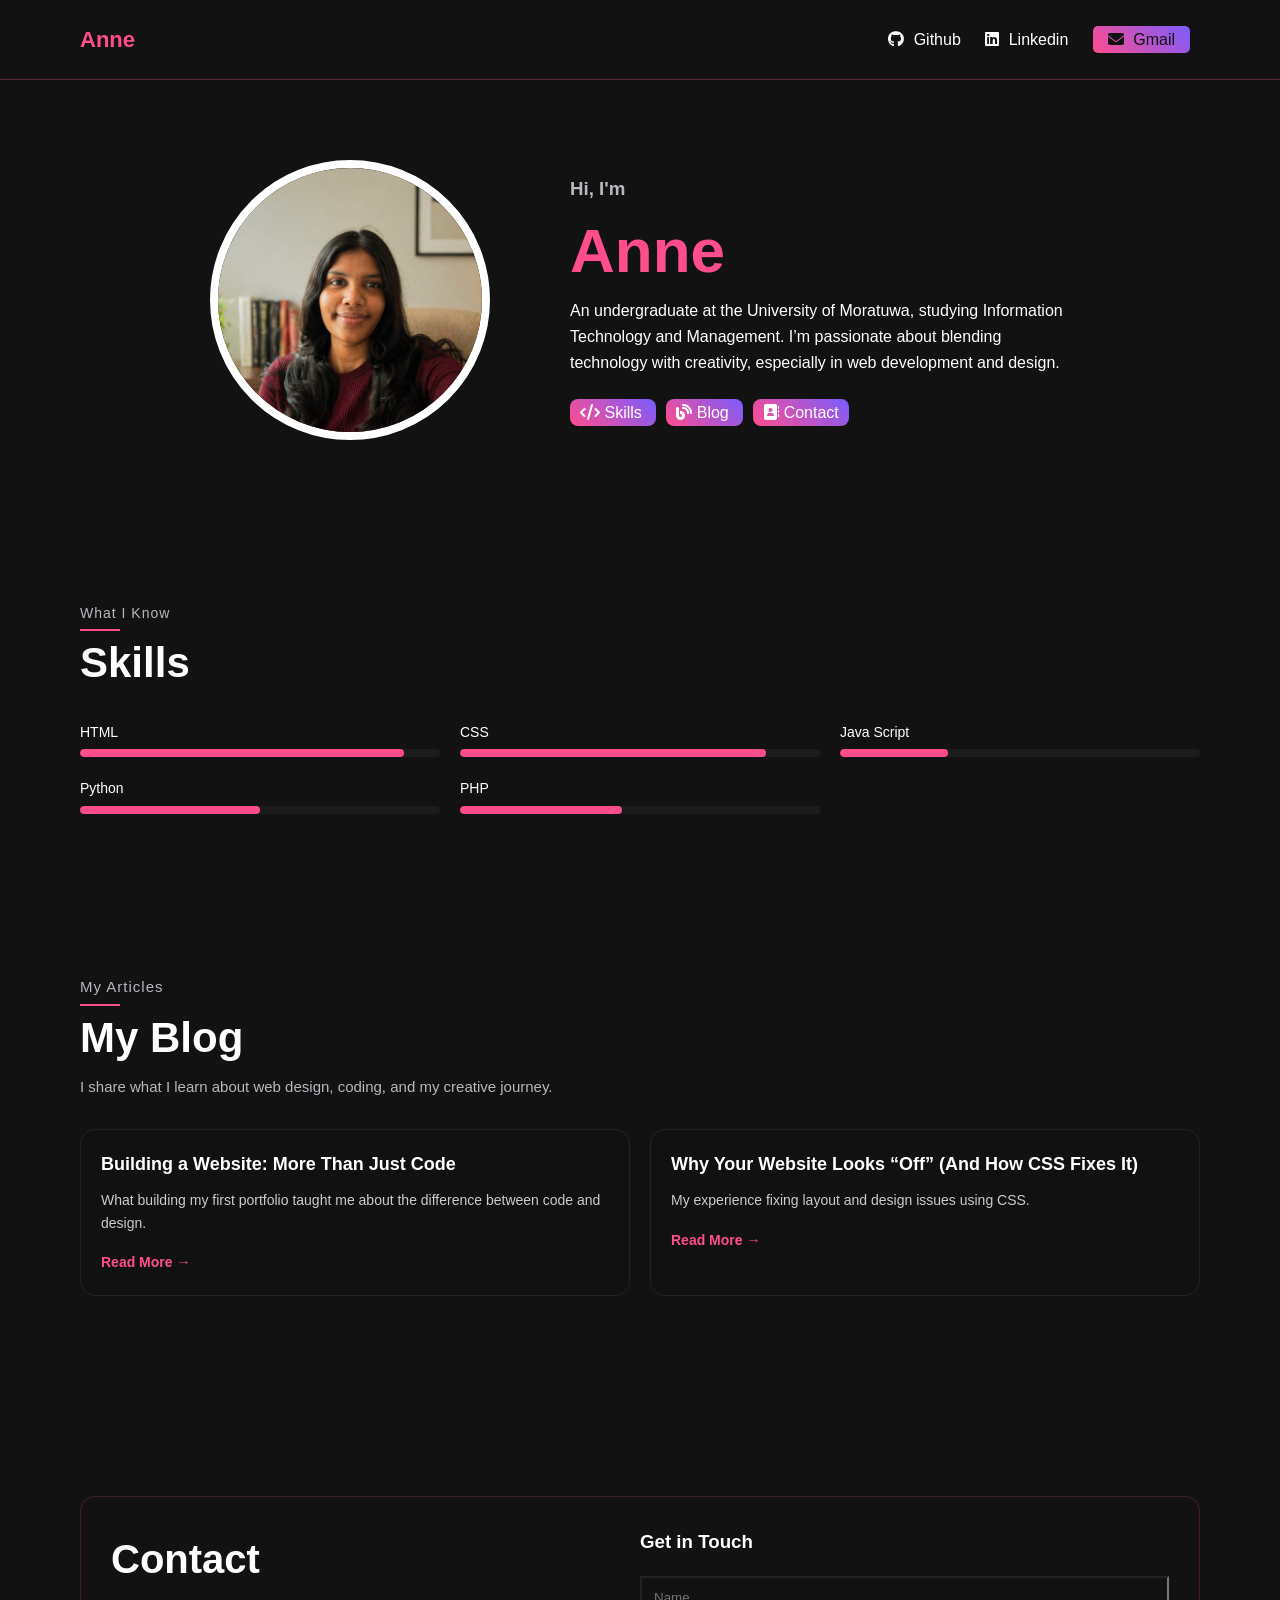
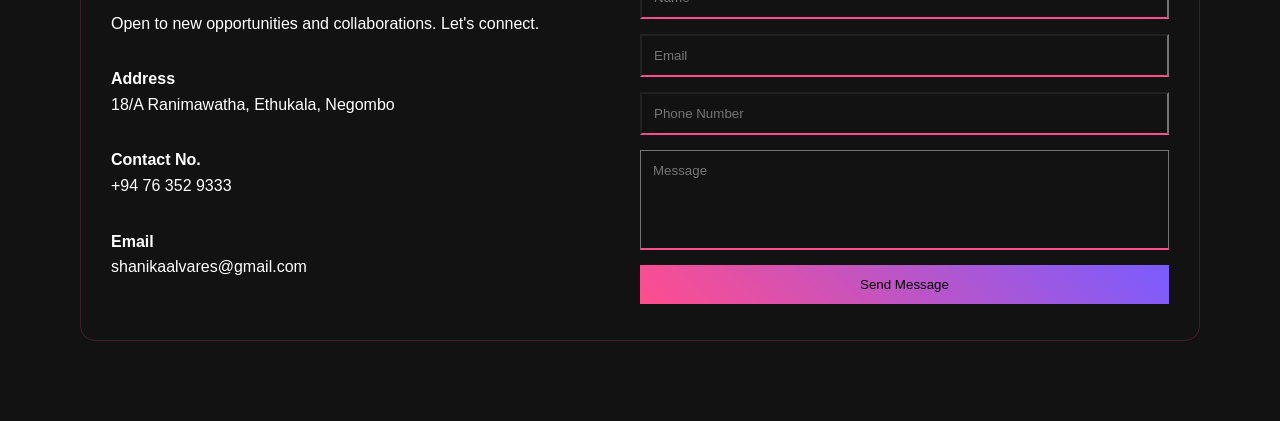
<file: index.html>
<!DOCTYPE html>
<html lang="en">
<head>
    <meta charset="UTF-8">
    <meta name="viewport" content="width=device-width, initial-scale=1.0">
   <title>my porfolio</title>
   <link rel="stylesheet" href="style.css">
   <link rel="stylesheet" href="https://cdnjs.cloudflare.com/ajax/libs/font-awesome/6.5.0/css/all.min.css">
</head>
<body>
    <!--Navigation-->
    <nav>
       <div class="left">
           <a href="/">Anne</a>
        </div>

       <div class="right">
           <a href="https://github.com/Anne-Alv" target="_blank" >
           <i class="fa-brands fa-github"></i>
           <span>Github</span>
           </a>

           <a href="https://www.linkedin.com/login" target="_blank" >
           <i class="fa-brands fa-linkedin"></i>
           <span>Linkedin</span>
           </a>
           <a href="mailto:shanikaalvares@gmail.com">
           <i class="fa-solid fa-envelope"></i>
           <span>Gmail</span>
           </a>
        </div>
           
    </nav>
    <main>

    <!--section1: hero-->
    <section class="hero-section">

    <div class="headshot">
        <img src="AS pic new.png" alt="Anne Alvares Headshot" class="neon-img">
    </div>   

    <div class="text">
        <h3>Hi, I'm </h3>
        <h1>Anne</h1>
        <!--<h2>Aspiring Web Developer & Designer</h2>-->
        <p>An undergraduate at the University of Moratuwa, studying Information Technology and Management. I’m passionate about blending technology with creativity, especially in web development and design.</p>
      
        <div class="links">
            <a href="#skills">
                <i class="fa-solid fa-code"></i>
                <span>Skills</span>
            </a>
            <a href="#blog">
                <i class="fa-solid fa-blog"></i>
                <span>Blog</span>
            </a>
            <a href="#Contact">
                <i class="fa-solid fa-address-book"></i>
                <span>Contact</span>
            </a>
        </div>
    </div>

</section>

 <!--section2 : skills-->
        
    <section id="skills" class="skills-section">
    <p class="section-label">What I Know</p>
    <h2>Skills</h2>
    <div class="skills-grid">

    <div class="skill">
      <p>HTML</p>
      <div class="bar"><span data-width="90%"></span></div>
    </div>

    <div class="skill">
      <p>CSS</p>
      <div class="bar"><span data-width="85%"></span></div>
    </div>

    <div class="skill">
      <p>Java Script</p>
      <div class="bar"><span data-width="30%"></span></div>
    </div>

    <div class="skill">
      <p>Python</p>
      <div class="bar"><span data-width="50%"></span></div>
    </div>

    <div class="skill">
      <p>PHP</p>
      <div class="bar"><span data-width="45%"></span></div>
    </div>
</div>

 </section>

        <!-- section3: blog-->
        
        <section id="blog" class="blog-section">   
        <p class="section-label">My Articles</p>
        <h2>My Blog</h2>
        <p class="blog-intro">
    I share what I learn about web design, coding, and my creative journey.
  </p>

  <div class="blog-container">

    <div class="blog-card">
      <h3>Building a Website: More Than Just Code</h3>
      <p>What building my first portfolio taught me about the difference between code and design.</p>
      <a href="https://medium.com/@shanikaalvares/building-a-website-more-than-just-code-45a0aa7f8769" target="_blank">Read More →</a>
    </div>

    <div class="blog-card">
      <h3>Why Your Website Looks “Off” (And How CSS Fixes It)</h3>
      <p>My experience fixing layout and design issues using CSS.</p>
      <a href="https://medium.com/@shanikaalvares/why-your-website-looks-off-and-how-css-fixes-it-39f0e510b849" target="_blank">Read More →</a>
    </div>

  </div>
</section>

        <!--section4: contact-->
        <section id="Contact" class="contact-section">
            <div class="contact-container">
                <!--Left side-->
                <div class="contact-left">
                    <h2>Contact</h2>
                    <p>Open to new opportunities and collaborations. Let's connect.</p>
                    
                    <div class="contact-info">
                        <h4>Address</h4>
                        <p>18/A Ranimawatha, Ethukala, Negombo</p>

                        <h4>Contact No.</h4>
                        <p>+94 76 352 9333</p>

                        <h4>Email</h4>
                        <p>shanikaalvares@gmail.com</p>
                    </div>
                </div>

                <!--right side-->
                <div class="contact-right">
                    <h3>Get in Touch</h3>
                    <form>
                        <input type="text" placeholder="Name" required>
                        <input type="email" placeholder="Email" required>
                        <input type="text" placeholder="Phone Number">
                        <textarea placeholder="Message"></textarea>

                        <button type="submit">Send Message</button>

                    </form>
                </div>
            </div>

        </section>

    </main>
    <script src="Java script.js"></script>
</body>
</html>
</file>
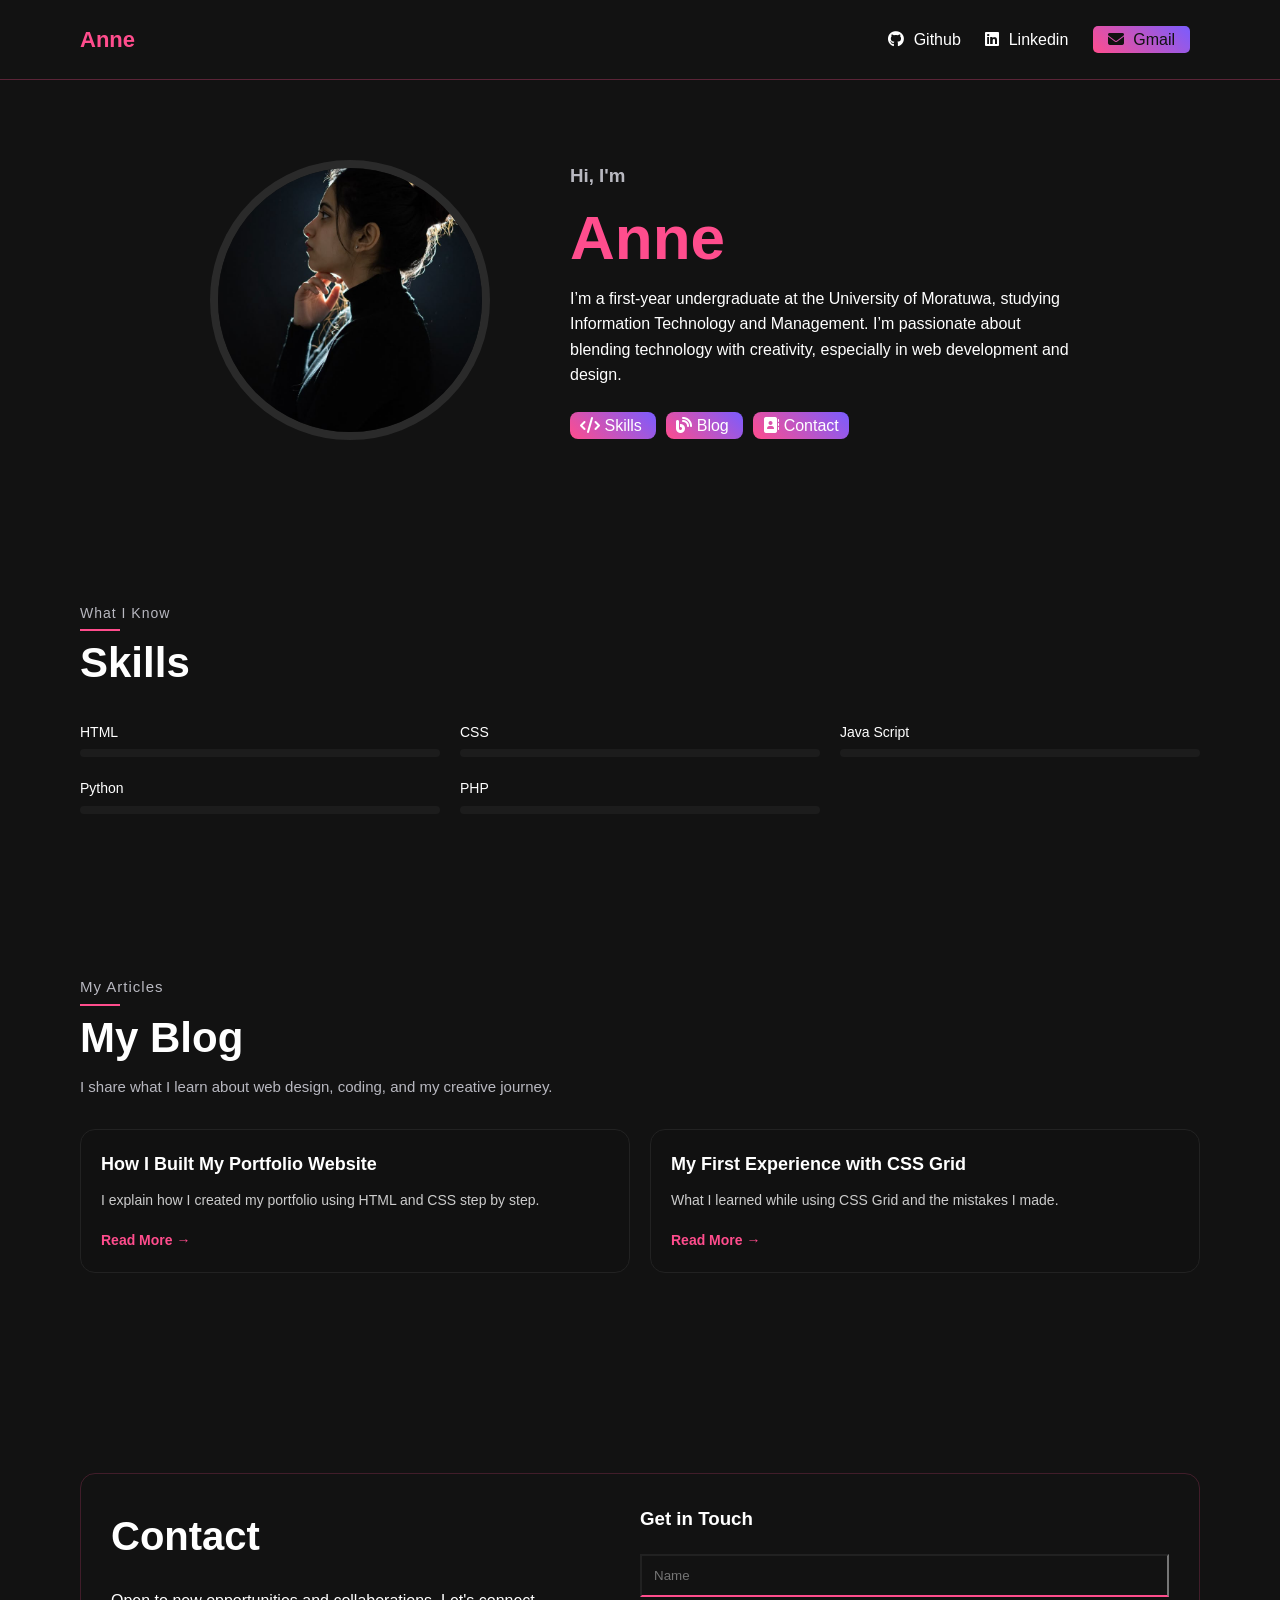
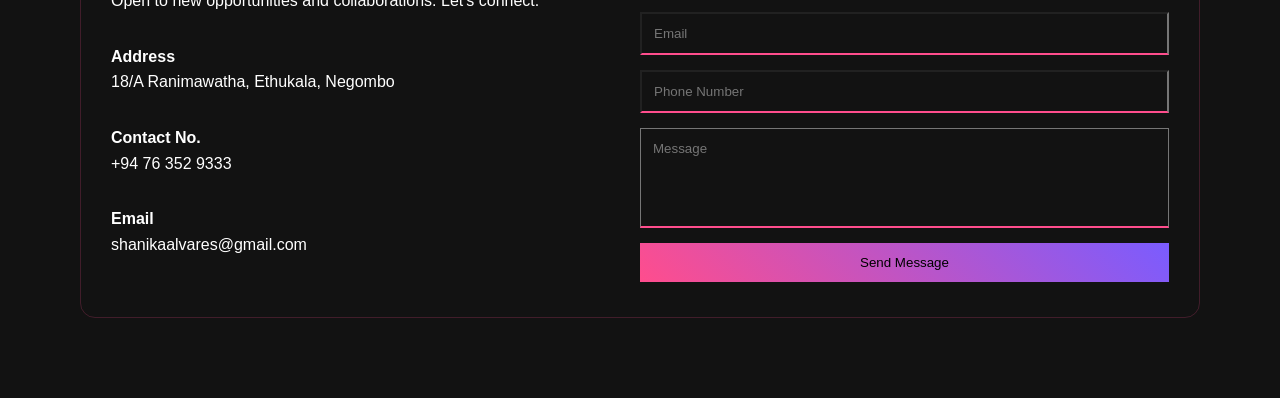
<file: indexnew.html>
<!DOCTYPE html>
<html lang="en">
<head>
    <meta charset="UTF-8">
    <meta name="viewpoint" content="width=device-width, initial-scale=1.0">
   <title>my porfolio</title>
   <link rel="stylesheet" href="stylenew.css">
   <link rel="stylesheet" href="https://cdnjs.cloudflare.com/ajax/libs/font-awesome/6.5.0/css/all.min.css">
</head>
<body>
    <!--Navigation-->
    <nav>
       <div class="left">
           <a href="/">Anne</a>
        </div>

       <div class="right">
           <a href="https://github.com" target="_blank" >
           <i class="fa-brands fa-github"></i>
           <span>Github</span>
           </a>

           <a href="https://www.linkedin.com/login" target="_blank" >
           <i class="fa-brands fa-linkedin"></i>
           <span>Linkedin</span>
           </a>
           <a href="mailto:shanikaalvares@gmail.com">
           <i class="fa-solid fa-envelope"></i>
           <span>Gmail</span>
           </a>
        </div>
           
    </nav>
    <main>

    <!--section1: hero-->
    <section class="hero-section">

    <div class="headshot">
        <img src="portfolio pic1.jpg" alt="Anne Alvares Headshot" class="neon-img">
    </div>   

    <div class="text">
        <h3>Hi, I'm </h3>
        <h1>Anne</h1>
        <!--<h2>Aspiring Web Developer & Designer</h2>-->
        <p>I’m a first-year undergraduate at the University of Moratuwa, studying Information Technology and Management. I’m passionate about blending technology with creativity, especially in web development and design.</p>
      
        <div class="links">
            <a href="#skills">
                <i class="fa-solid fa-code"></i>
                <span>Skills</span>
            </a>
            <a href="#blog">
                <i class="fa-solid fa-blog"></i>
                <span>Blog</span>
            </a>
            <a href="#Contact">
                <i class="fa-solid fa-address-book"></i>
                <span>Contact</span>
            </a>
        </div>
    </div>

</section>

 <!--section2 : skills-->
        
    <section id="skills" class="skills-section">
    <p class="section-label">What I Know</p>
    <h2>Skills</h2>
    <div class="skills-grid">

    <div class="skill">
      <p>HTML</p>
      <div class="bar"><span class="html"></span></div>
    </div>

    <div class="skill">
      <p>CSS</p>
      <div class="bar"><span class="css"></span></div>
    </div>

    <div class="skill">
      <p>Java Script</p>
      <div class="bar"><span class="js"></span></div>
    </div>

    <div class="skill">
      <p>Python</p>
      <div class="bar"><span class="python"></span></div>
    </div>

    <div class="skill">
      <p>PHP</p>
      <div class="bar"><span class="php"></span></div>
    </div>
</div>

 </section>

        <!-- section3: blog-->
        
        <section id="blog" class="blog-section">   
        <p class="section-label">My Articles</p>
        <h2>My Blog</h2>
        <p class="blog-intro">
    I share what I learn about web design, coding, and my creative journey.
  </p>

  <div class="blog-container">

    <div class="blog-card">
      <h3>How I Built My Portfolio Website</h3>
      <p>I explain how I created my portfolio using HTML and CSS step by step.</p>
      <a href="#" target="_blank">Read More →</a>
    </div>

    <div class="blog-card">
      <h3>My First Experience with CSS Grid</h3>
      <p>What I learned while using CSS Grid and the mistakes I made.</p>
      <a href="#" target="_blank">Read More →</a>
    </div>

  </div>
</section>

        <!--section4: contact-->
        <section id="Contact" class="contact-section">
            <div class="contact-container">
                <!--Left side-->
                <div class="contact-left">
                    <h2>Contact</h2>
                    <p>Open to new opportunities and collaborations. Let's connect.</p>
                    
                    <div class="contact-info">
                        <h4>Address</h4>
                        <p>18/A Ranimawatha, Ethukala, Negombo</p>

                        <h4>Contact No.</h4>
                        <p>+94 76 352 9333</p>

                        <h4>Email</h4>
                        <p>shanikaalvares@gmail.com</p>
                    </div>
                </div>

                <!--right side-->
                <div class="contact-right">
                    <h3>Get in Touch</h3>
                    <form>
                        <input type="text" placeholder="Name" required>
                        <input type="email" placeholder="Email" required>
                        <input type="text" placeholder="Phone Number">
                        <textarea placeholder="Message"></textarea>

                        <button type="submit">Send Message</button>

                    </form>
                </div>
            </div>

        </section>

    </main>
    <script src="Jva script new.js"></script>
</body>
</html>
</file>
<file: style.css>
:root {
  --text-color:#FFFFFF;
  --link-color:#FF4D8D;
  --background-color:#121212;
  --h3-color:#B8B8C0;
  --Button-color: #7A5CFF;
}

* {
    margin: 0;
    padding: 0;
    box-sizing: border-box;
    font-family: Arial, Helvetica, sans-serif;
}

.section-label {
  color: var(--h3-color);
  font-size: 14px;
  margin-bottom: 5px;
  letter-spacing: 1px;
  position: relative;
  display: inline-block;
}

.section-label::after {
  content: "";
  display: block;
  width: 40px;
  height: 2px;
  background: var(--link-color);
  margin-top: 5px;
}

html {
    scroll-behavior: smooth;
}

body {
    background-color: var(--background-color);
    line-height: 1.6;
}
.skills-section h2,.blog-section h2{
    font-size: 42px;
    font-weight: 600;
    line-height: 1.3;
}

a {
    color: var(--link-color);
    text-decoration: none;
}

/* navbar */
nav {
    display: flex;
    justify-content: space-between;
    align-items: center;
    padding: 0 80px;
    height: 80px;
    border-bottom: 1px solid rgba(255, 77, 141, 0.3);
    background: var(--background-color);
}

nav .left a {
    color: var(--link-color);
    font-size: 22px;
    font-weight: 600;
}

nav .right a {
    color: var(--text-color);
    margin: 0 10px;
}

nav .right a:last-child {
    color: var(--background-color);
    background: linear-gradient(45deg, #FF4D8D, #7A5CFF);
    padding: 5px 15px;
    border-radius: 5px;
}

nav .right a span {
    margin-left: 5px;
}

/* section 01: Hero */
.hero-section {
    display: flex;
    align-items: center;
    justify-content: center;
    padding: 80px;
    gap: 80px;
}

.hero-section .text {
    color: var(--text-color);
    flex: 1;
    max-width: 500px;
}

.hero-section .text h3 {
    margin-bottom: 10px;
    color: var(--h3-color);
}

.hero-section .text h1 {
    font-size: 62px;
    margin-bottom: 10px;
    color: var(--link-color);
    font-weight:700;
    line-height:1.2;
}

.hero-section .text h2 {
    color: var(--link-color);
    margin-bottom: 62px;
}

.hero-section .text p {
    font-size: 16px;
    color: var(--text-color);
}

.hero-section .text .links {
    margin-top: 25px;
}

.hero-section .text .links a {
    padding: 5px 10px;
    border: none;
    background: linear-gradient(45deg, #FF4D8D, #7A5CFF);
    color: white;
    border-radius: 8px;
    cursor: pointer;
    transition: 0.3s;
    margin-right: 10px;
    margin-bottom: 10px;
}

.hero-section .text .links a:hover {
    color: var(--text-color);
}

.hero-section .headshot {
    display: flex;
    justify-content: center;
}

.hero-section .headshot img {
    width: 280px;
    height: 280px;
    object-fit: cover;
    border-radius: 50%;
    border: 8px solid var(--text-color);
}

/* section 02: Skills */
.skills-section {
    padding: 80px;
    color: var(--text-color);
}

.skills-section h2 {
    font-size: 42px;
    margin-bottom: 30px;
}

.skills-grid {
    display: grid;
    grid-template-columns: repeat(3, 1fr);
    gap: 20px;
}

.skill p {
    margin-bottom: 6px;
    font-size: 14px;
}

.bar {
    width: 100%;
    height: 8px;
    background: #1c1c1c;
    border-radius: 20px;
    overflow: hidden;
}

.bar span {
    display: block;
    height: 100%;
    background:var(--link-color);
    border-radius: 20px;
    width: 0;
}


/* Blog section */
.blog-section {
    padding: 80px;
}

.blog-section h2 {
    margin-bottom: 10px;
    color: var(--text-color);
    font-size: 42px;
}

.blog-section h3 {
    color: var(--text-color);
}

.blog-section p {
    color: var(--h3-color);
    font-size: 15px;
}

.blog-intro {
    color: var(--h3-color);
    font-size: 14px;
    margin-bottom: 30px;
}

.blog-container {
    display: grid;
    grid-template-columns: repeat(2, 1fr);
    gap: 20px;
    margin-bottom: 40px;
}

.blog-card {
    background: #111;
    padding: 20px;
    border-radius: 15px;
    text-align: left;
    transition: 0.3s;
    border: 1px solid #222;
}

.blog-card:hover {
    transform: translateY(-5px);
    border-color:var(--link-color);
}

.blog-card h3 {
    margin-bottom: 10px;
    font-size: 18px;
}

.blog-card p {
    font-size: 14px;
    color: #ccc;
    margin-bottom: 15px;
}

.blog-card a {
    text-decoration: none;
    color: var(--link-color);
    font-size: 14px;
    font-weight: bold;
}

/* Contact section */
.contact-section {
    padding: 80px;
    color: var(--text-color);
}

.contact-container {
    display: flex;
    justify-content: space-between;
    border: 1px solid rgba(255, 77, 141, 0.2);
    border-radius: 15px;
    padding: 30px;
}

.contact-left {
    width: 50%;
}

.contact-left h2 {
    font-size: 40px;
    margin-bottom: 20px;
}

.contact-left p {
    margin-bottom: 30px;
    line-height: 1.6;
}

.contact-info h4 {
    margin-top: 20px;
    font-weight: bold;
}

.contact-right {
    width: 50%;
    padding: 0;
    border-radius: 10px;
}

.contact-right h3 {
    margin-bottom: 20px;
}

/* Form */
form {
    display: flex;
    flex-direction: column;
}

form input,
form textarea {
    margin-bottom: 15px;
    padding: 12px;
    border-bottom: 2px solid var(--link-color);
    background: transparent;
    outline: none;
    color: var(--text-color);
}

form textarea {
    height: 100px;
    resize: none;
}

form button {
    padding: 12px;
    border: none;
    transition: 0.3s;
    background: linear-gradient(45deg, #FF4D8D, #7A5CFF);
}

/* Responsive */
@media (max-width: 850px) {
    .hero-section .text h1,
    .hero-section .text h3 {
        font-size: 35px;
    }
}


@media (max-width: 768px) {

    nav {
        padding:15px 20px;
        height: auto;
    }

    nav .right a {
        font-size: 18px;
        margin:0;
    }
    nav .right {
        display: flex;
        gap: 15px;
    }
     nav .left a {
        font-size: 18px;
    }
    nav .right a:last-child {
    background: transparent;
    color: var(--text-color);
    padding: 0;
}

    nav .right a span {
        display: none;
    }

    .hero-section {
        flex-direction: column;
        text-align: center;
        padding: 50px 30px;
        gap: 30px;
    }

    .hero-section .headshot img {
        width: 220px;
        height: 220px;
    }

    .hero-section .text h1,
    .hero-section .text h3 {
        font-size: 30px;
    }

    .hero-section .text .links {
        display: flex;
        justify-content: center;
        flex-wrap: wrap;
        gap: 10px;
    }

    .skills-section,
    .blog-section,
    .contact-section {
        padding: 50px 30px;
    }

    .skills-grid {
        grid-template-columns: 1fr;
    }

    .blog-container {
        grid-template-columns: 1fr;
    }

    .contact-container {
        flex-direction: column;
    }

    .contact-left,
    .contact-right {
        width: 100%;
    }

}
/*js*/
nav .right a.active {
    color: var(--link-color);
}
</file>
<file: stylenew.css>
:root {
  --text-color:#FFFFFF;
  --link-color:#FF4D8D;
  --background-color:#121212;
  --h3-color:#B8B8C0;
  --Button-color: #7A5CFF;
}

* {
    margin: 0;
    padding: 0;
    box-sizing: border-box;
    font-family: Arial, Helvetica, sans-serif;
}

.section-label {
  color: var(--h3-color);
  font-size: 14px;
  margin-bottom: 5px;
  letter-spacing: 1px;
  position: relative;
  display: inline-block;
}

.section-label::after {
  content: "";
  display: block;
  width: 40px;
  height: 2px;
  background: var(--link-color);
  margin-top: 5px;
}

html {
    scroll-behavior: smooth;
}

body {
    background-color: var(--background-color);
    line-height: 1.6;
}
.skills-section h2,.blog-section h2{
    font-size: 42px;
    font-weight: 600;
    line-height: 1.3;
}

a {
    color: var(--link-color);
    text-decoration: none;
}

/* navbar */
nav {
    display: flex;
    justify-content: space-between;
    align-items: center;
    padding: 0 80px;
    height: 80px;
    border-bottom: 1px solid rgba(255, 77, 141, 0.3);
    background: var(--background-color);
}

nav .left a {
    color: var(--link-color);
    font-size: 22px;
    font-weight: 600;
}

nav .right a {
    color: var(--text-color);
    margin: 0 10px;
}

nav .right a:last-child {
    color: var(--background-color);
    background: linear-gradient(45deg, #FF4D8D, #7A5CFF);
    padding: 5px 15px;
    border-radius: 5px;
}

nav .right a span {
    margin-left: 5px;
}

/* section 01: Hero */
.hero-section {
    display: flex;
    align-items: center;
    justify-content: center;
    padding: 80px;
    gap: 80px;
}

.hero-section .text {
    color: var(--text-color);
    flex: 1;
    max-width: 500px;
}

.hero-section .text h3 {
    margin-bottom: 10px;
    color: var(--h3-color);
}

.hero-section .text h1 {
    font-size: 62px;
    margin-bottom: 10px;
    color: var(--link-color);
    font-weight:700;
    line-height:1.2;
}

.hero-section .text h2 {
    color: var(--link-color);
    margin-bottom: 62px;
}

.hero-section .text p {
    font-size: 16px;
    color: var(--text-color);
}

.hero-section .text .links {
    margin-top: 25px;
}

.hero-section .text .links a {
    padding: 5px 10px;
    border: none;
    background: linear-gradient(45deg, #FF4D8D, #7A5CFF);
    color: white;
    border-radius: 8px;
    cursor: pointer;
    transition: 0.3s;
    margin-right: 10px;
    margin-bottom: 10px;
}

.hero-section .text .links a:hover {
    color: var(--text-color);
}

.hero-section .headshot {
    display: flex;
    justify-content: center;
}

.hero-section .headshot img {
    width: 280px;
    height: 280px;
    object-fit: cover;
    border-radius: 50%;
    border: 8px solid #2a2a2a;
}

/* section 02: Skills */
.skills-section {
    padding: 80px;
    color: var(--text-color);
}

.skills-section h2 {
    font-size: 42px;
    margin-bottom: 30px;
}

.skills-grid {
    display: grid;
    grid-template-columns: repeat(3, 1fr);
    gap: 20px;
}

.skill p {
    margin-bottom: 6px;
    font-size: 14px;
}

.bar {
    width: 100%;
    height: 8px;
    background: #1c1c1c;
    border-radius: 20px;
    overflow: hidden;
}

.bar span {
    display: block;
    height: 100%;
    background:var(--link-color);
    border-radius: 20px;
}

@keyframes fill {
    from { width: 0; }
}

.html   { width: 90%; }
.css    { width: 85%; }
.js     { width: 30%; }
.python { width: 50%; }
.php    { width: 45%; }
.ui     { width: 75%; }

/* Blog section */
.blog-section {
    padding: 80px;
}

.blog-section h2 {
    margin-bottom: 10px;
    color: var(--text-color);
    font-size: 42px;
}

.blog-section h3 {
    color: var(--text-color);
}

.blog-section p {
    color: var(--h3-color);
    font-size: 15px;
}

.blog-intro {
    color: var(--h3-color);
    font-size: 14px;
    margin-bottom: 30px;
}

.blog-container {
    display: grid;
    grid-template-columns: repeat(2, 1fr);
    gap: 20px;
    margin-bottom: 40px;
}

.blog-card {
    background: #111;
    padding: 20px;
    border-radius: 15px;
    text-align: left;
    transition: 0.3s;
    border: 1px solid #222;
}

.blog-card:hover {
    transform: translateY(-5px);
    border-color:var(--link-color);
}

.blog-card h3 {
    margin-bottom: 10px;
    font-size: 18px;
}

.blog-card p {
    font-size: 14px;
    color: #ccc;
    margin-bottom: 15px;
}

.blog-card a {
    text-decoration: none;
    color: var(--link-color);
    font-size: 14px;
    font-weight: bold;
}

/* Contact section */
.contact-section {
    padding: 80px;
    color: var(--text-color);
}

.contact-container {
    display: flex;
    justify-content: space-between;
    border: 1px solid rgba(255, 77, 141, 0.2);
    border-radius: 15px;
    padding: 30px;
}

.contact-left {
    width: 50%;
}

.contact-left h2 {
    font-size: 40px;
    margin-bottom: 20px;
}

.contact-left p {
    margin-bottom: 30px;
    line-height: 1.6;
}

.contact-info h4 {
    margin-top: 20px;
    font-weight: bold;
}

.contact-right {
    width: 50%;
    padding: 0;
    border-radius: 10px;
}

.contact-right h3 {
    margin-bottom: 20px;
}

/* Form */
form {
    display: flex;
    flex-direction: column;
}

form input,
form textarea {
    margin-bottom: 15px;
    padding: 12px;
    border-bottom: 2px solid var(--link-color);
    background: transparent;
    outline: none;
    color: var(--text-color);
}

form textarea {
    height: 100px;
    resize: none;
}

form button {
    padding: 12px;
    border: none;
    transition: 0.3s;
    background: linear-gradient(45deg, #FF4D8D, #7A5CFF);
}

/* Responsive */
@media (max-width: 850px) {
    .hero-section .text h1,
    .hero-section .text h3 {
        font-size: 35px;
    }
}

@media (max-width: 740px) {
    .hero-section {
        flex-direction: column-reverse;
    }
    .hero-section .headshot img {
        width: 300px;
    }
}

@media (max-width: 600px) {
    nav {
        padding: 0 20px;
    }
    nav .right a {
        font-size: 22px;
    }
    nav .right a:last-child {
        color: var(--text-color);
        background-color: transparent;
        padding: 0;
    }
    nav .right a span {
        display: none;
    }
    .hero-section {
        padding: 40px 20px;
    }
    .hero-section .text h1,
    .hero-section .text h3 {
        font-size: 30px;
    }
    .skills-section {
        padding: 40px 20px;
    }
    .blog-section {
        padding: 40px 20px;
    }
    .contact-section {
        padding: 40px 20px;
    }
    .contact-container {
        flex-direction: column;
    }
    .contact-left,
    .contact-right {
        width: 100%;
    }
}
/*js*/
nav .right a.active {
    color: var(--link-color);
}
</file>
